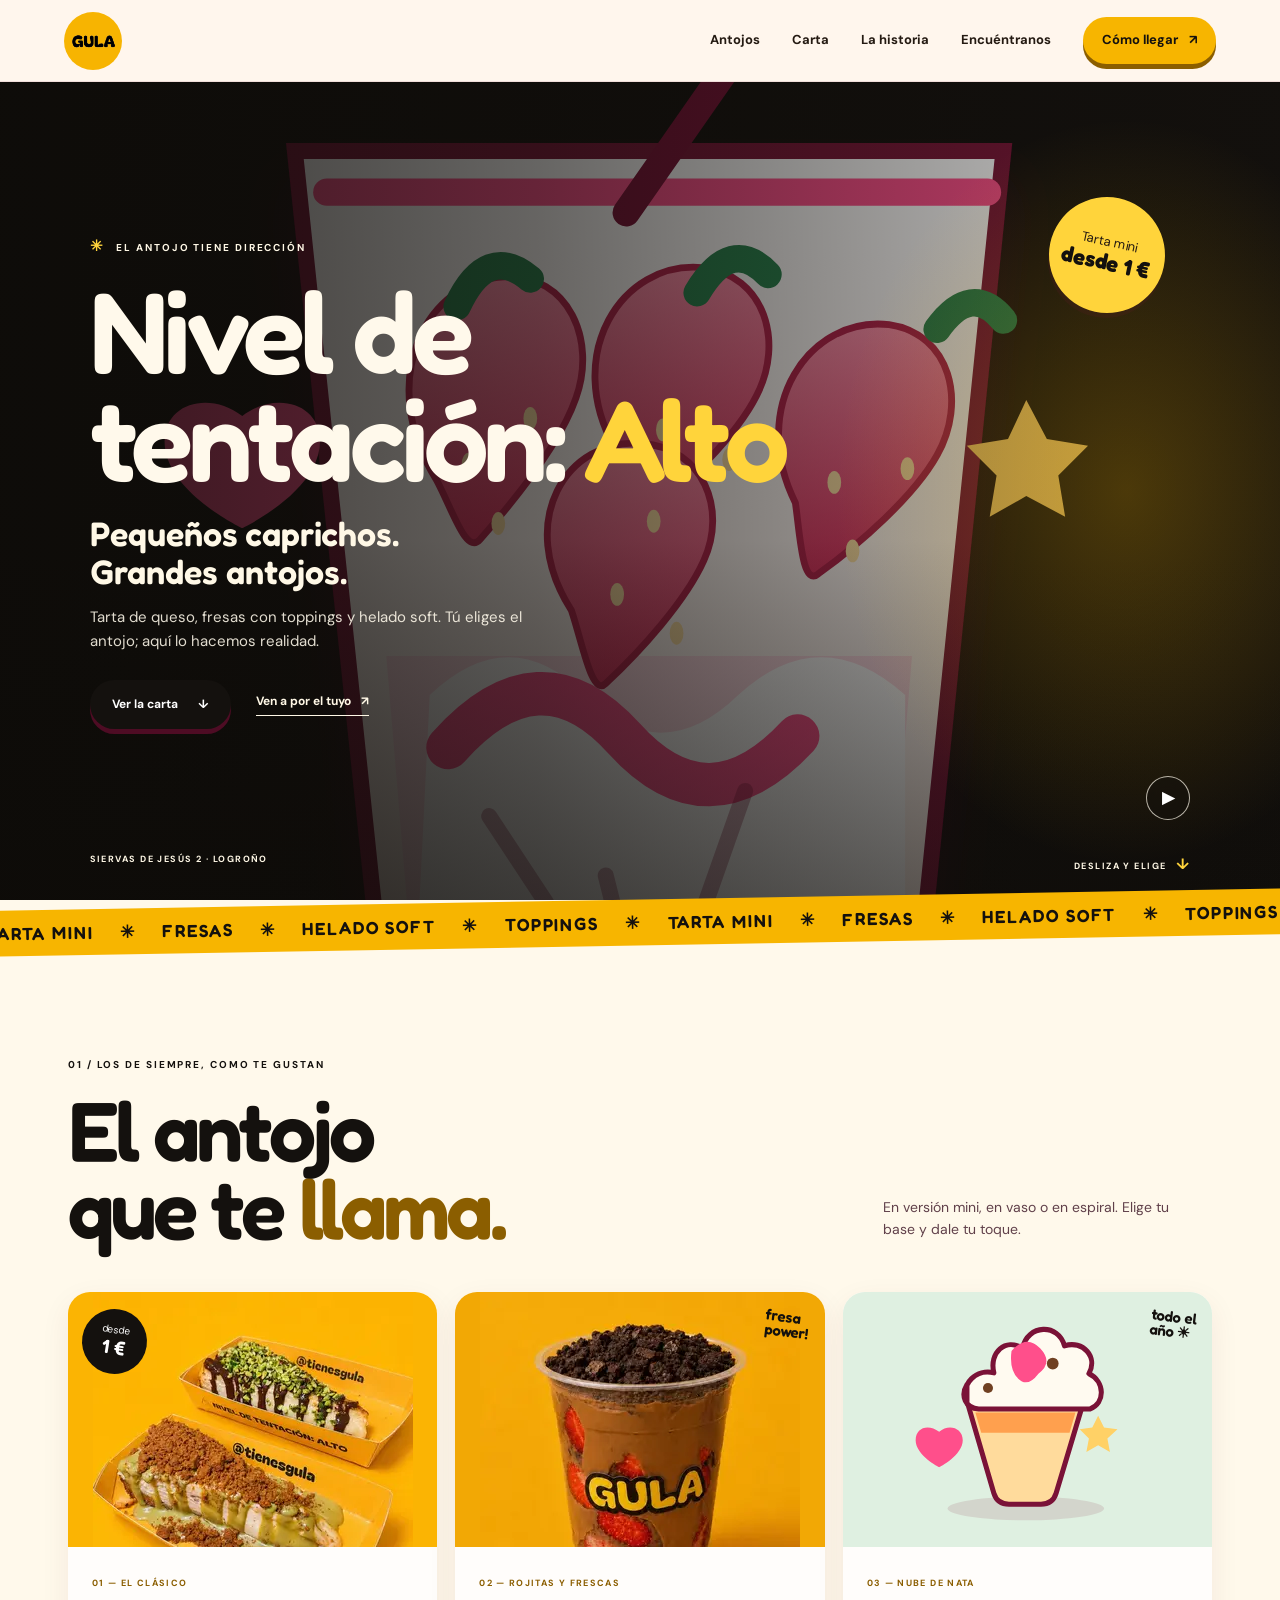
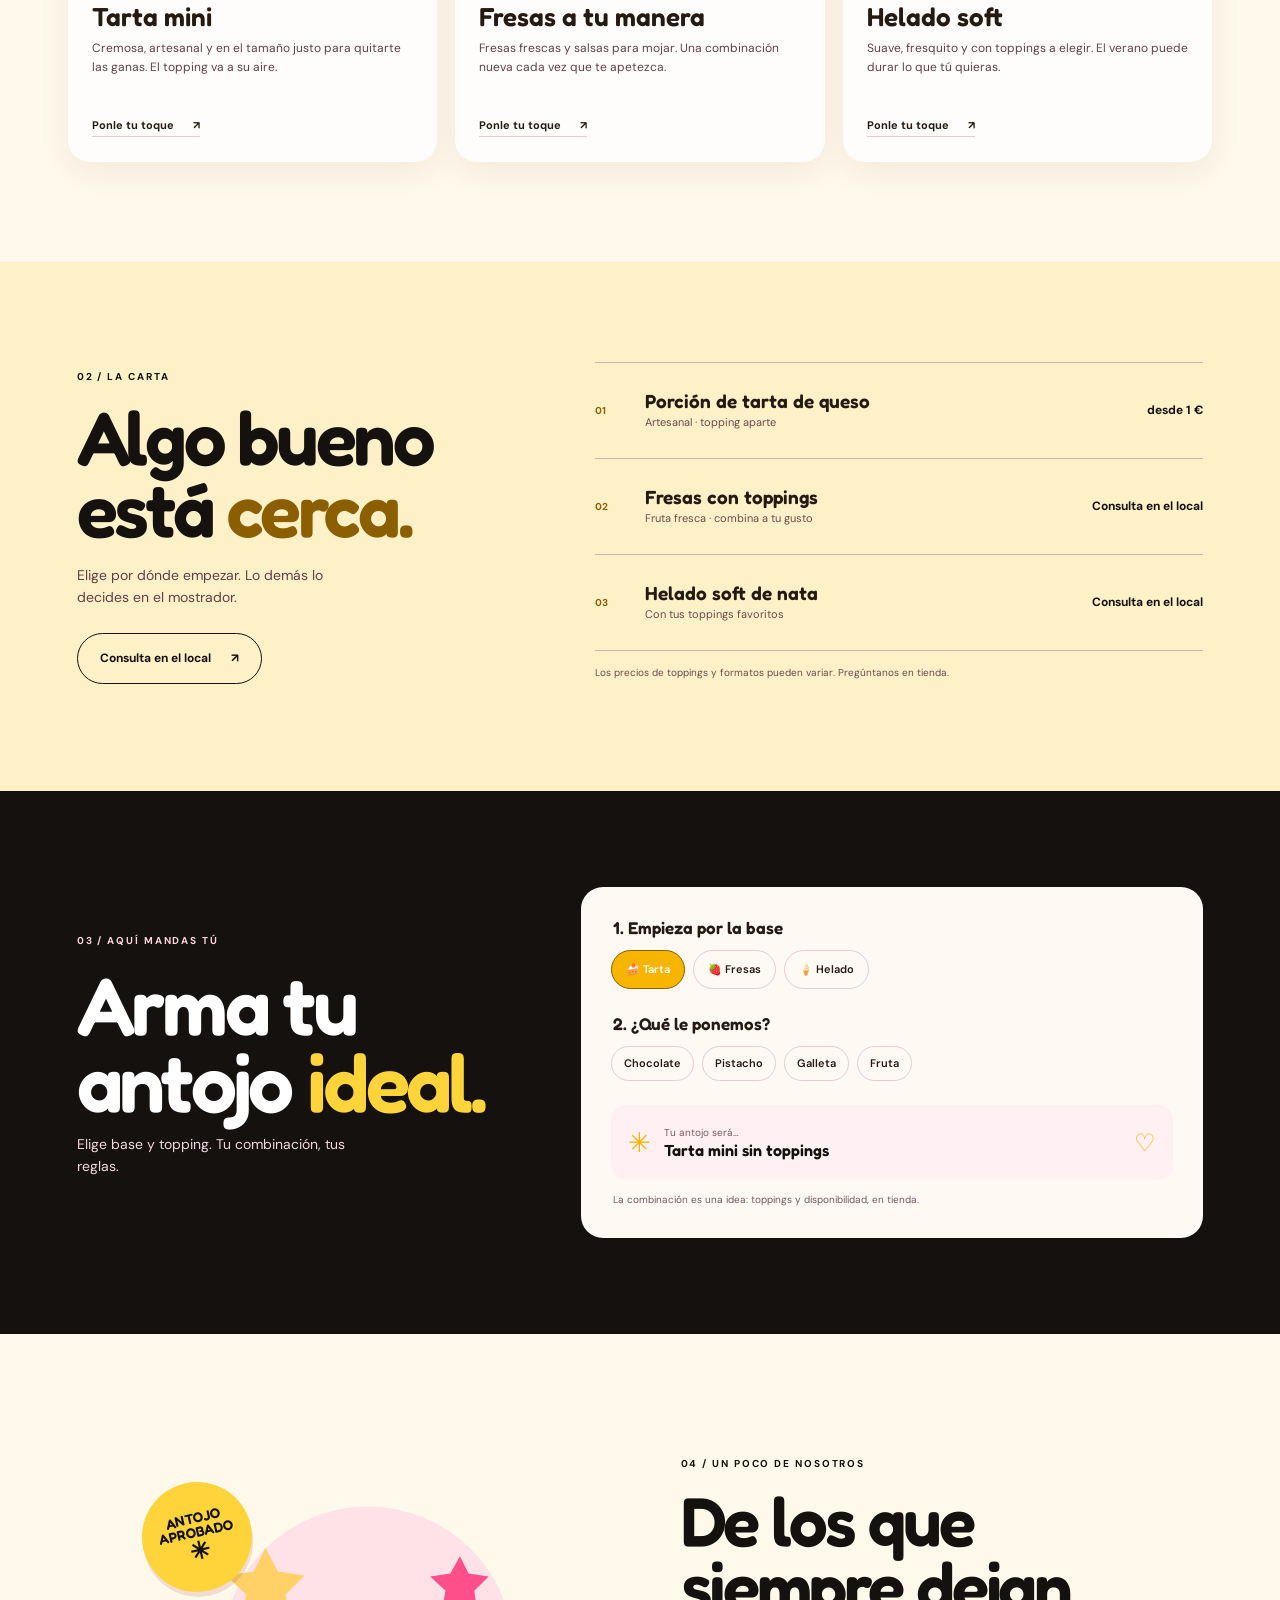
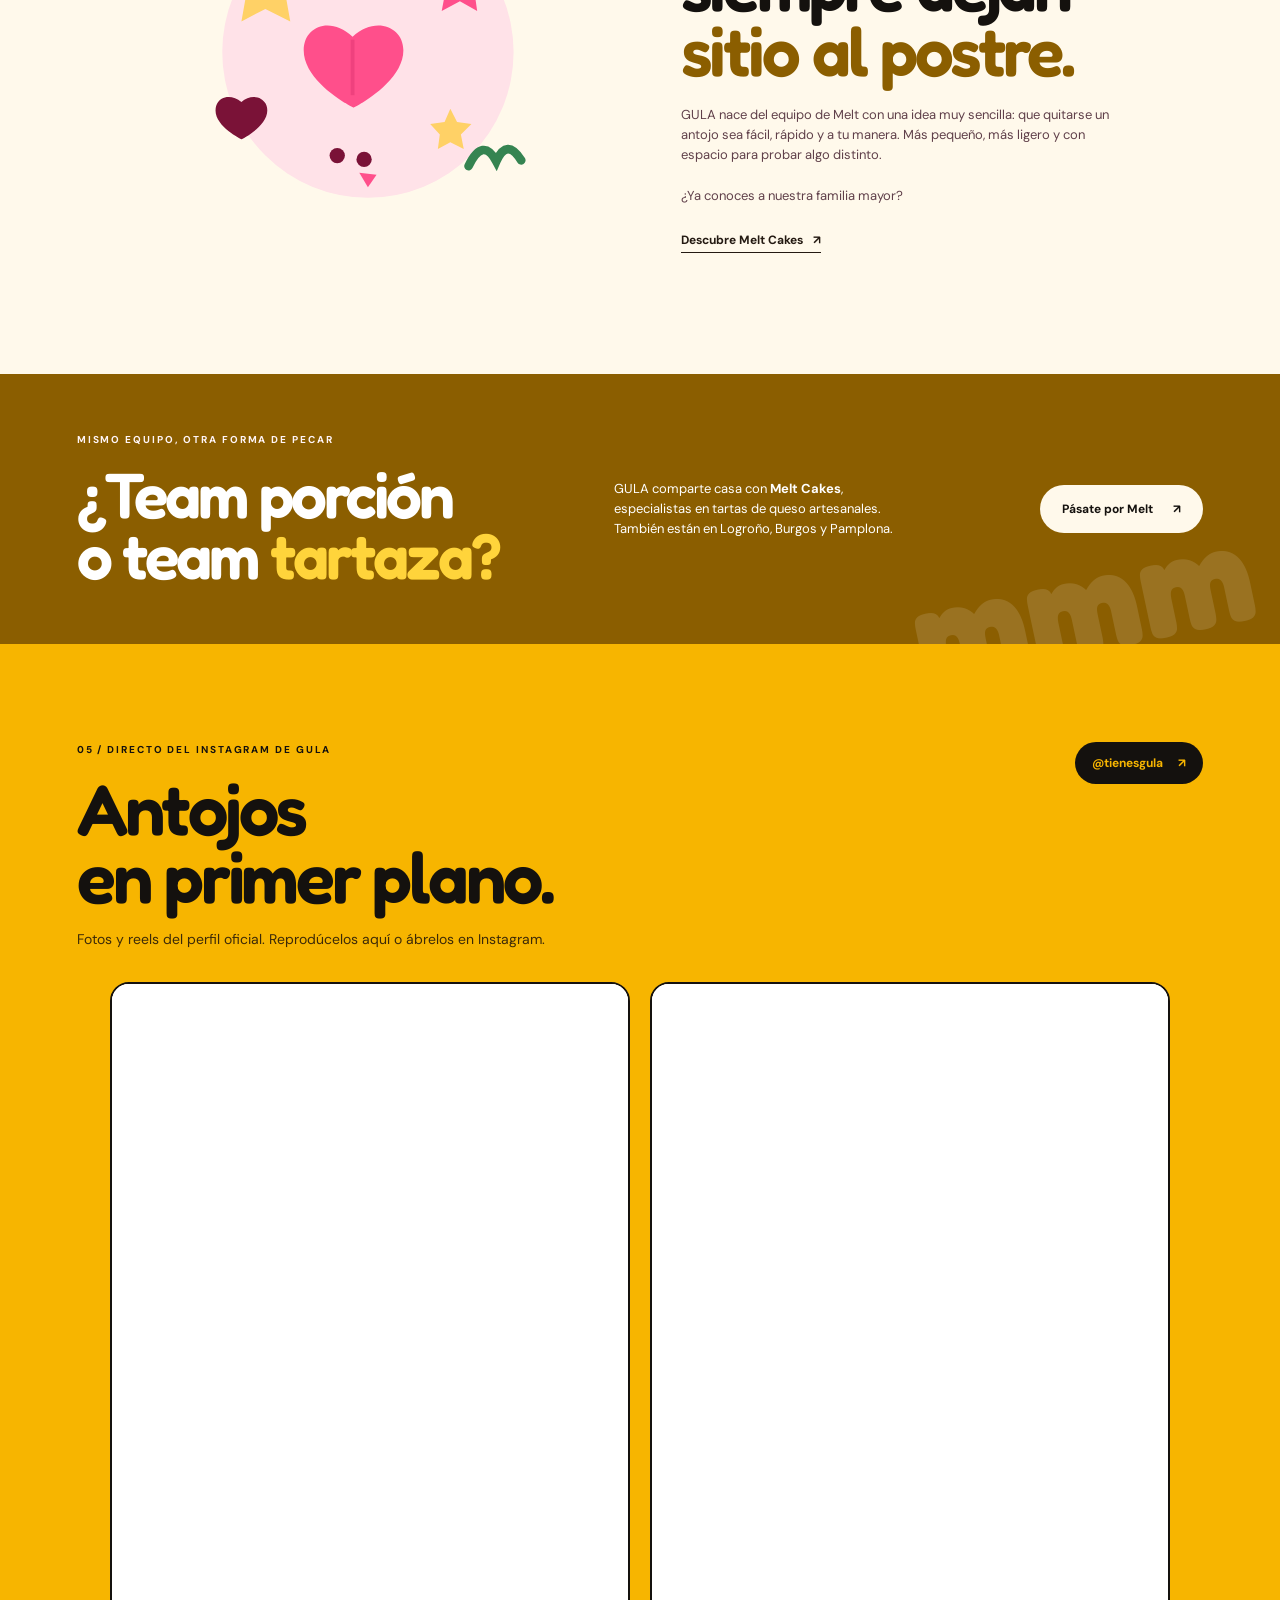
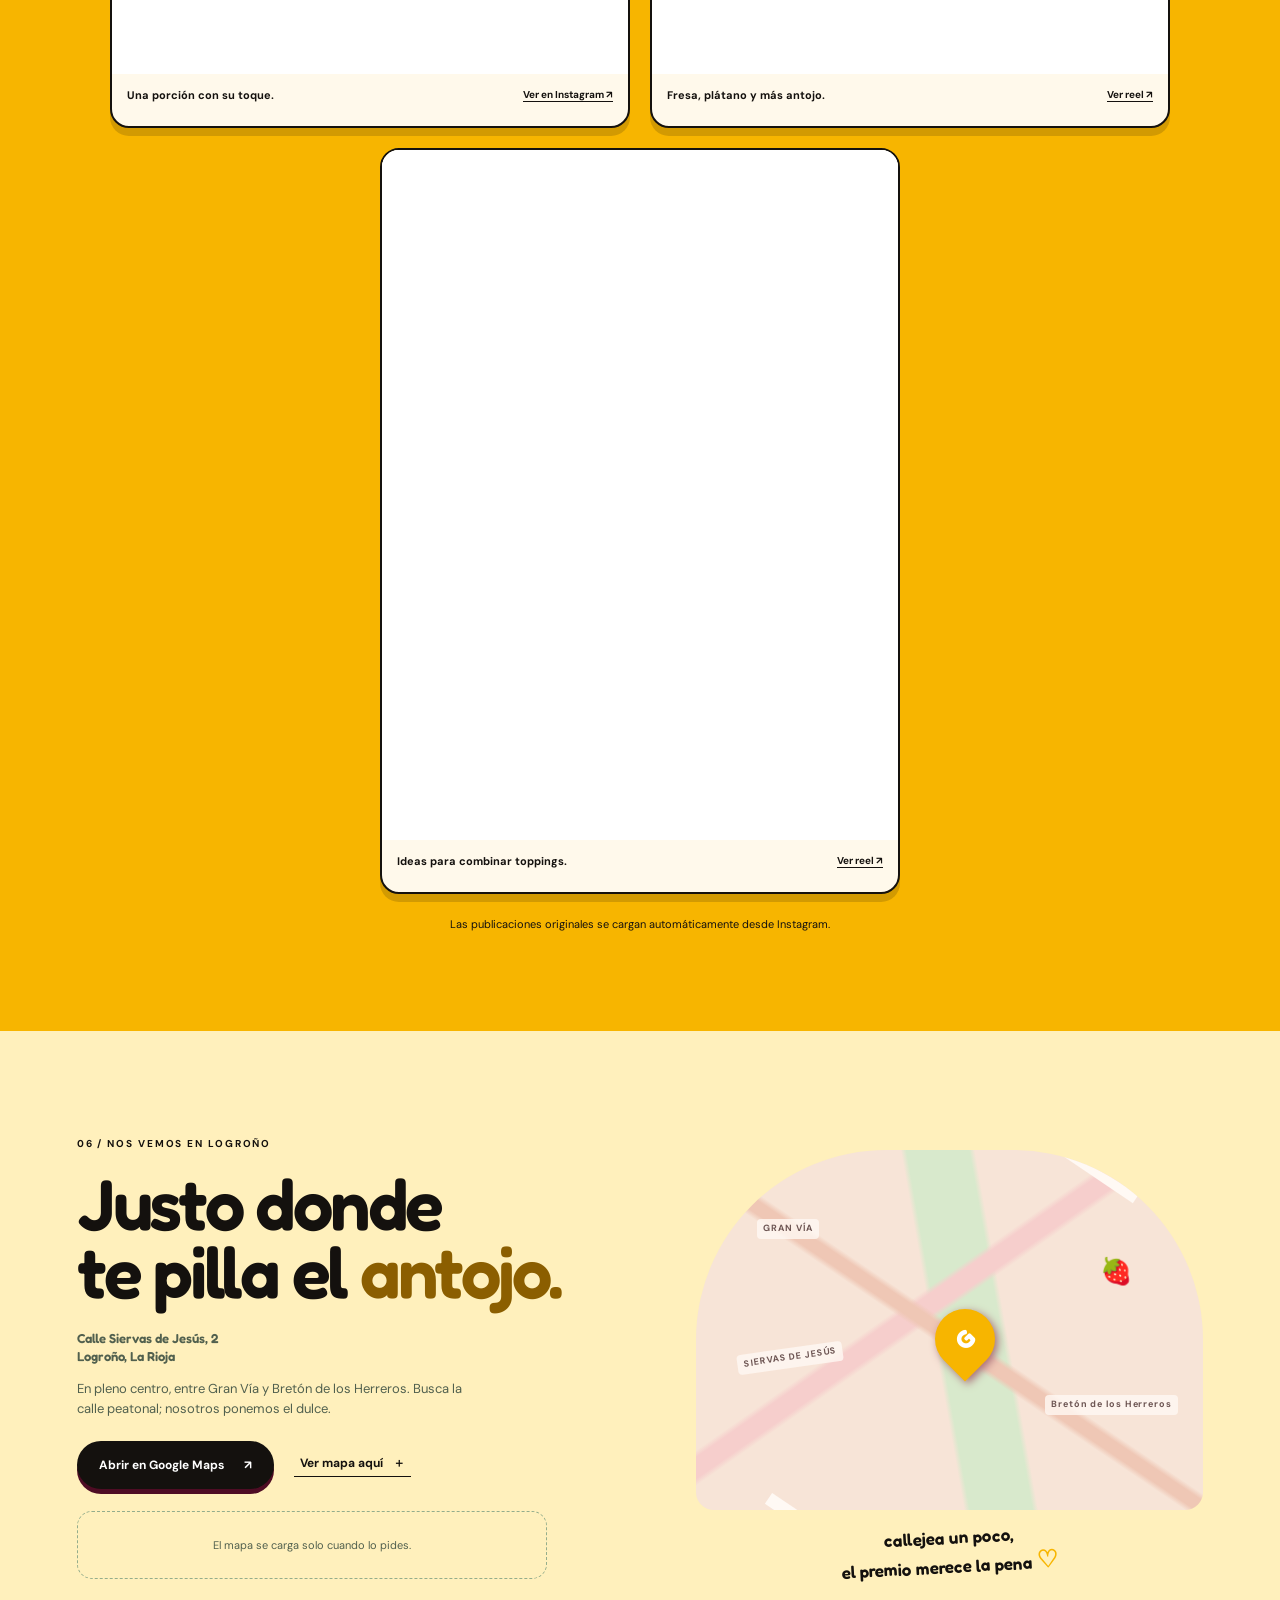
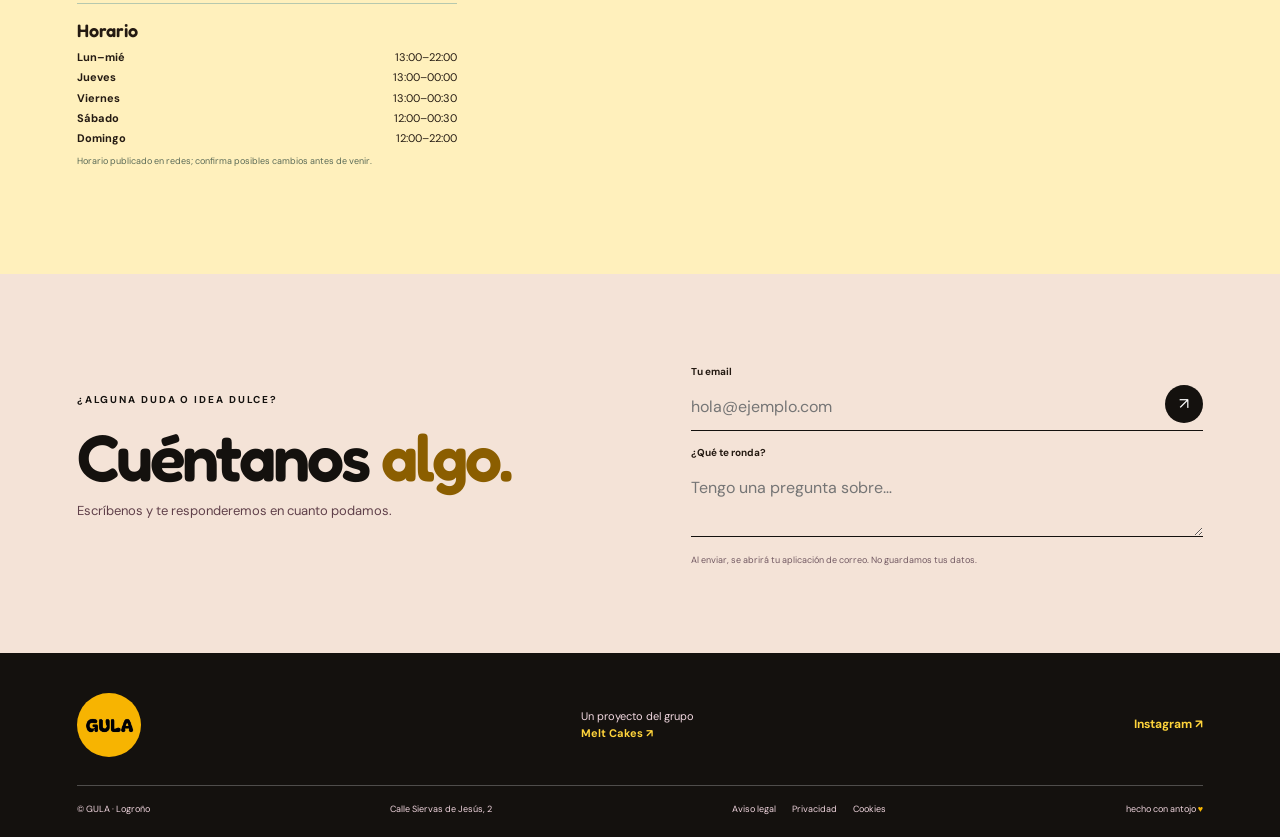
<file: index.html>
<!doctype html>
<html lang="es">
<head>
  <meta charset="utf-8">
  <meta name="viewport" content="width=device-width, initial-scale=1">
  <meta name="theme-color" content="#fff9eb">
  <meta name="description" content="¿Antojo? Aquí. Tartas de queso, fresas con toppings y helado soft en GULA, calle Siervas de Jesús 2, Logroño.">
  <meta property="og:type" content="website"><meta property="og:title" content="GULA · Pequeños caprichos, grandes antojos"><meta property="og:description" content="Tartas, fresas y helado soft en el centro de Logroño.">
  <meta name="twitter:card" content="summary_large_image">
  <title>GULA Logroño · Pequeños caprichos, grandes antojos</title>
  <link rel="icon" href="assets/icons/gula-logo.jpg" type="image/jpeg">
  <link rel="stylesheet" href="css/styles.css?v=20261004-fade">
  <script type="application/ld+json">{"@context":"https://schema.org","@type":"IceCreamShop","name":"GULA","address":{"@type":"PostalAddress","streetAddress":"Calle Siervas de Jesús, 2","addressLocality":"Logroño","addressRegion":"La Rioja","addressCountry":"ES"},"sameAs":["https://www.instagram.com/tienesgula/"]}</script>
</head>
<body>
  <a class="skip-link" href="#contenido">Saltar al contenido</a>
  <header class="site-header">
    <a class="wordmark" href="#inicio" aria-label="GULA, inicio"><img src="assets/icons/gula-logo.jpg" width="58" height="58" alt=""></a>
    <button class="menu-toggle" aria-expanded="false" aria-controls="nav-principal"><span></span><span></span><span class="sr-only">Abrir menú</span></button>
    <nav id="nav-principal" class="main-nav" aria-label="Navegación principal"><a href="#antojos">Antojos</a><a href="#carta">Carta</a><a href="#historia">La historia</a><a href="#visitanos">Encuéntranos</a><a class="nav-cta" href="https://maps.google.com/?q=Calle+Siervas+de+Jesus+2+Logrono" target="_blank" rel="noopener">Cómo llegar <span aria-hidden="true">↗</span></a></nav>
  </header>
  <main id="contenido">
    <section class="hero hero-video-hero" id="inicio">
      <video class="hero-video" aria-hidden="true" autoplay muted loop playsinline preload="metadata" poster="assets/img/hero-fresas.svg"><source src="ssstik.io_1791044665269.mp4" type="video/mp4"></video>
      <div class="hero-video-scrim" aria-hidden="true"></div>
      <div class="hero-copy"><p class="eyebrow"><span class="sparkle">✳</span> EL ANTOJO TIENE DIRECCIÓN</p><h1>Nivel de<br>tentación: <em>Alto</em></h1><p class="hero-lede">Pequeños caprichos.<br>Grandes antojos.</p><p class="hero-intro">Tarta de queso, fresas con toppings y helado soft. Tú eliges el antojo; aquí lo hacemos realidad.</p><div class="hero-actions"><a class="button button-dark" href="#carta">Ver la carta <span>↓</span></a><a class="text-link" href="#visitanos">Ven a por el tuyo <span>↗</span></a></div></div>
      <span class="hero-sticker">Tarta mini<br><b>desde 1 €</b></span>
      <button class="hero-video-toggle" type="button" data-video-toggle aria-label="Pausar el vídeo de portada">Ⅱ</button>
      <div class="hero-bottom"><span>SIERVAS DE JESÚS 2 · LOGROÑO</span><span>DESLIZA Y ELIGE <b>↓</b></span></div>
    </section>
    <div class="ticker" aria-label="Tartas, fresas, helado soft, antojos"><div class="ticker-track" aria-hidden="true">TARTA MINI <i>✳</i> FRESAS <i>✳</i> HELADO SOFT <i>✳</i> TOPPINGS <i>✳</i> TARTA MINI <i>✳</i> FRESAS <i>✳</i> HELADO SOFT <i>✳</i> TOPPINGS <i>✳</i></div></div>
    <section class="section cravings" id="antojos"><div class="section-head"><p class="eyebrow">01 / LOS DE SIEMPRE, COMO TE GUSTAN</p><h2>El antojo<br>que te <em>llama.</em></h2><p>En versión mini, en vaso o en espiral. Elige tu base y dale tu toque.</p></div>
      <div class="craving-grid">
        <article class="craving-card card-cheese"><div class="card-art"><img src="assets/img/tarta-mini-gula.webp" width="320" height="320" loading="lazy" alt="Tartas de queso con toppings de pistacho y chocolate, servidas en bandejas amarillas"><span class="price-badge">desde<br><b>1 €</b></span></div><div class="card-copy"><span class="card-index">01 — EL CLÁSICO</span><h3>Tarta mini</h3><p>Cremosa, artesanal y en el tamaño justo para quitarte las ganas. El topping va a su aire.</p><a href="#personaliza">Ponle tu toque <span>↗</span></a></div></article>
        <article class="craving-card card-strawberry"><div class="card-art"><img src="assets/img/fresas-gula.webp" width="320" height="320" loading="lazy" alt="Vaso de GULA con fresas, crema y galleta triturada"><span class="art-note">fresa<br>power!</span></div><div class="card-copy"><span class="card-index">02 — ROJITAS Y FRESCAS</span><h3>Fresas a tu manera</h3><p>Fresas frescas y salsas para mojar. Una combinación nueva cada vez que te apetezca.</p><a href="#personaliza">Ponle tu toque <span>↗</span></a></div></article>
        <article class="craving-card card-soft"><div class="card-art"><img src="assets/img/helado-soft.svg" width="360" height="280" loading="lazy" alt="Ilustración de helado soft de nata con topping de chocolate"><span class="art-note">todo el<br>año ☀</span></div><div class="card-copy"><span class="card-index">03 — NUBE DE NATA</span><h3>Helado soft</h3><p>Suave, fresquito y con toppings a elegir. El verano puede durar lo que tú quieras.</p><a href="#personaliza">Ponle tu toque <span>↗</span></a></div></article>
      </div>
    </section>
    <section class="menu-section" id="carta"><div class="menu-intro"><p class="eyebrow">02 / LA CARTA</p><h2>Algo bueno<br>está <em>cerca.</em></h2><p>Elige por dónde empezar. Lo demás lo decides en el mostrador.</p><a class="button button-outline" href="#visitanos">Consulta en el local <span>↗</span></a></div><div class="menu-list" role="list"><article class="menu-row" role="listitem"><span class="menu-number">01</span><div><h3>Porción de tarta de queso</h3><p>Artesanal · topping aparte</p></div><strong>desde 1 €</strong></article><article class="menu-row" role="listitem"><span class="menu-number">02</span><div><h3>Fresas con toppings</h3><p>Fruta fresca · combina a tu gusto</p></div><strong>Consulta en el local</strong></article><article class="menu-row" role="listitem"><span class="menu-number">03</span><div><h3>Helado soft de nata</h3><p>Con tus toppings favoritos</p></div><strong>Consulta en el local</strong></article><p class="menu-footnote">Los precios de toppings y formatos pueden variar. Pregúntanos en tienda.</p></div></section>
    <section class="build-section" id="personaliza"><div class="build-copy"><p class="eyebrow">03 / AQUÍ MANDAS TÚ</p><h2>Arma tu<br>antojo <em>ideal.</em></h2><p>Elige base y topping. Tu combinación, tus reglas.</p></div><div class="builder"><fieldset><legend>1. Empieza por la base</legend><div class="choice-row"><label><input type="radio" name="base" value="Tarta mini" checked><span>🍰 Tarta</span></label><label><input type="radio" name="base" value="Fresas"><span>🍓 Fresas</span></label><label><input type="radio" name="base" value="Helado soft"><span>🍦 Helado</span></label></div></fieldset><fieldset><legend>2. ¿Qué le ponemos?</legend><div class="choice-row toppings"><label><input type="checkbox" value="Chocolate"><span>Chocolate</span></label><label><input type="checkbox" value="Pistacho"><span>Pistacho</span></label><label><input type="checkbox" value="Galleta"><span>Galleta</span></label><label><input type="checkbox" value="Fruta"><span>Fruta</span></label></div></fieldset><div class="order-preview" aria-live="polite"><span class="preview-icon">✳</span><p>Tu antojo será…<strong id="order-summary">Tarta mini con chocolate, pistacho, galleta y fruta</strong></p><span class="preview-heart">♡</span></div><small>La combinación es una idea: toppings y disponibilidad, en tienda.</small></div></section>
    <section class="story-section" id="historia"><div class="story-visual"><div class="story-stamp">ANTOJO<br>APROBADO<br><span>✳</span></div><img src="assets/img/estrellas.svg" width="480" height="420" loading="lazy" alt="Ilustración decorativa con estrellas, fresas y un corazón"></div><div class="story-copy"><p class="eyebrow">04 / UN POCO DE NOSOTROS</p><h2>De los que<br>siempre dejan<br><em>sitio al postre.</em></h2><p>GULA nace del equipo de Melt con una idea muy sencilla: que quitarse un antojo sea fácil, rápido y a tu manera. Más pequeño, más ligero y con espacio para probar algo distinto.</p><p>¿Ya conoces a nuestra familia mayor?</p><a class="text-link" href="https://meltcakes.com/" target="_blank" rel="noopener">Descubre Melt Cakes <span>↗</span></a></div></section>
    <section class="melt-band"><div><p class="eyebrow">MISMO EQUIPO, OTRA FORMA DE PECAR</p><h2>¿Team porción<br>o team <em>tartaza?</em></h2></div><p>GULA comparte casa con <b>Melt Cakes</b>, especialistas en tartas de queso artesanales. También están en Logroño, Burgos y Pamplona.</p><a class="button button-light" href="https://meltcakes.com/" target="_blank" rel="noopener">Pásate por Melt <span>↗</span></a><span class="band-scribble" aria-hidden="true">mmm</span></section>
    <section class="social-section" id="instagram"><div class="social-heading"><div><p class="eyebrow">05 / DIRECTO DEL INSTAGRAM DE GULA</p><h2>Antojos<br>en <em>primer plano.</em></h2><p class="social-lede">Fotos y reels del perfil oficial. Reprodúcelos aquí o ábrelos en Instagram.</p></div><a href="https://www.instagram.com/tienesgula/" target="_blank" rel="noopener" class="insta-link">@tienesgula <span>↗</span></a></div><div class="social-grid">
      <article class="social-post"><div class="social-embed-shell"><div class="embed-placeholder"><img src="assets/img/tarta-mini.svg" width="190" height="190" loading="lazy" alt=""><span class="post-category">TARTA + TOPPINGS</span><a href="https://www.instagram.com/p/DdvxVwnjJTq/" target="_blank" rel="noopener">Abrir publicación ↗</a></div><iframe data-instagram-src="https://www.instagram.com/p/DdvxVwnjJTq/embed/" title="Publicación de GULA con tarta de queso y toppings" loading="lazy" scrolling="no" allowtransparency="true" allowfullscreen></iframe></div><p class="post-caption">Una porción con su toque. <a href="https://www.instagram.com/p/DdvxVwnjJTq/" target="_blank" rel="noopener">Ver en Instagram ↗</a></p></article>
      <article class="social-post"><div class="social-embed-shell"><div class="embed-placeholder"><img src="assets/img/vaso-fresas.svg" width="190" height="190" loading="lazy" alt=""><span class="post-category">FRUTA FRESCA</span><a href="https://www.instagram.com/reel/Dc3H123MTj9/" target="_blank" rel="noopener">Abrir reel ↗</a></div><iframe data-instagram-src="https://www.instagram.com/reel/Dc3H123MTj9/embed/" title="Reel de GULA con fruta fresca y toppings" loading="lazy" scrolling="no" allowtransparency="true" allowfullscreen></iframe></div><p class="post-caption">Fresa, plátano y más antojo. <a href="https://www.instagram.com/reel/Dc3H123MTj9/" target="_blank" rel="noopener">Ver reel ↗</a></p></article>
      <article class="social-post"><div class="social-embed-shell"><div class="embed-placeholder"><img src="assets/img/helado-soft.svg" width="190" height="190" loading="lazy" alt=""><span class="post-category">AÇAÍ A TU GUSTO</span><a href="https://www.instagram.com/reel/DclUjlmML1Z/" target="_blank" rel="noopener">Abrir reel ↗</a></div><iframe data-instagram-src="https://www.instagram.com/reel/DclUjlmML1Z/embed/" title="Reel de GULA sobre açaí y toppings" loading="lazy" scrolling="no" allowtransparency="true" allowfullscreen></iframe></div><p class="post-caption">Ideas para combinar toppings. <a href="https://www.instagram.com/reel/DclUjlmML1Z/" target="_blank" rel="noopener">Ver reel ↗</a></p></article>
    </div><p class="social-note">Las publicaciones originales se cargan automáticamente desde Instagram.</p></section>
    <section class="visit-section" id="visitanos"><div class="visit-copy"><p class="eyebrow">06 / NOS VEMOS EN LOGROÑO</p><h2>Justo donde<br>te pilla el <em>antojo.</em></h2><p class="address">Calle Siervas de Jesús, 2<br>Logroño, La Rioja</p><p>En pleno centro, entre Gran Vía y Bretón de los Herreros. Busca la calle peatonal; nosotros ponemos el dulce.</p><div class="visit-actions"><a class="button button-dark" href="https://maps.google.com/?q=Calle+Siervas+de+Jesus+2,+Logrono" target="_blank" rel="noopener">Abrir en Google Maps <span>↗</span></a><button id="load-map" class="text-link map-button" type="button">Ver mapa aquí <span>＋</span></button></div><div id="map-slot" class="map-slot" aria-live="polite"><p>El mapa se carga solo cuando lo pides.</p></div><div class="hours"><h3>Horario</h3><p><b>Lun–mié</b><span>13:00–22:00</span></p><p><b>Jueves</b><span>13:00–00:00</span></p><p><b>Viernes</b><span>13:00–00:30</span></p><p><b>Sábado</b><span>12:00–00:30</span></p><p><b>Domingo</b><span>12:00–22:00</span></p><small>Horario publicado en redes; confirma posibles cambios antes de venir.</small></div></div><div class="visit-art"><div class="map-illustration"><span class="map-path"></span><span class="map-pin">G</span><span class="map-label label-one">GRAN VÍA</span><span class="map-label label-two">Bretón de los Herreros</span><span class="map-label label-three">SIERVAS DE JESÚS</span><span class="map-cup">🍓</span></div><p>callejea un poco,<br>el premio merece la pena <span>♡</span></p></div></section>
    <section class="contact-section" id="contacto"><div><p class="eyebrow">¿ALGUNA DUDA O IDEA DULCE?</p><h2>Cuéntanos <em>algo.</em></h2><p>Escríbenos y te responderemos en cuanto podamos.</p></div><form id="contact-form"><label for="email">Tu email</label><div class="email-row"><input id="email" name="email" type="email" placeholder="hola@ejemplo.com" required autocomplete="email"><button type="submit" aria-label="Preparar email">↗</button></div><label for="message">¿Qué te ronda?</label><textarea id="message" name="message" rows="2" placeholder="Tengo una pregunta sobre…" required></textarea><p class="form-note">Al enviar, se abrirá tu aplicación de correo. No guardamos tus datos.</p><p id="form-status" class="form-status" aria-live="polite"></p></form></section>
  </main>
  <footer class="site-footer"><div class="footer-top"><a class="wordmark footer-wordmark" href="#inicio" aria-label="GULA, inicio"><img src="assets/icons/gula-logo.jpg" width="64" height="64" alt=""></a><p>Un proyecto del grupo<br><a href="https://meltcakes.com/" target="_blank" rel="noopener">Melt Cakes ↗</a></p><a class="footer-insta" href="https://www.instagram.com/tienesgula/" target="_blank" rel="noopener">Instagram ↗</a></div><div class="footer-bottom"><span>© GULA · Logroño</span><span>Calle Siervas de Jesús, 2</span><nav aria-label="Información legal"><a href="aviso-legal.html">Aviso legal</a><a href="privacidad.html">Privacidad</a><a href="cookies.html">Cookies</a></nav><span class="footer-made">hecho con antojo <b>♥</b></span></div></footer>
  <script src="js/main.js?v=20261004-auto-instagram" defer></script>
</body></html>
</file>
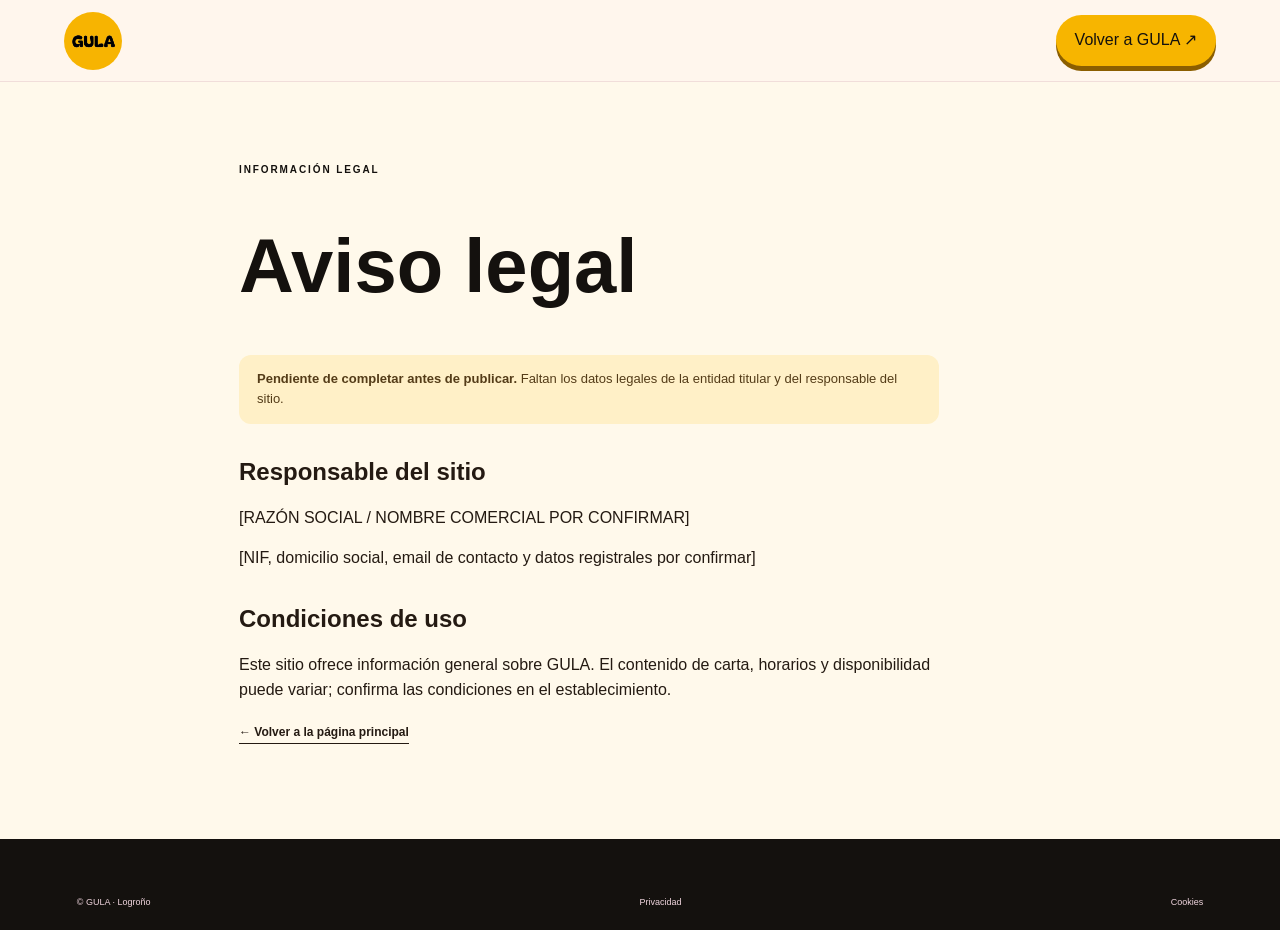
<file: aviso-legal.html>
<!doctype html><html lang="es"><head><meta charset="utf-8"><meta name="viewport" content="width=device-width,initial-scale=1"><meta name="theme-color" content="#fff9eb"><title>Aviso legal · GULA</title><link rel="icon" href="assets/icons/gula-logo.jpg" type="image/jpeg"><link rel="stylesheet" href="css/styles.css"></head><body><header class="site-header"><a class="wordmark" href="index.html" aria-label="GULA"><img src="assets/icons/gula-logo.jpg" width="58" height="58" alt=""></a><a class="nav-cta" href="index.html">Volver a GULA ↗</a></header><main class="legal-main"><p class="eyebrow">INFORMACIÓN LEGAL</p><h1>Aviso legal</h1><p class="pending"><b>Pendiente de completar antes de publicar.</b> Faltan los datos legales de la entidad titular y del responsable del sitio.</p><h2>Responsable del sitio</h2><p>[RAZÓN SOCIAL / NOMBRE COMERCIAL POR CONFIRMAR]</p><p>[NIF, domicilio social, email de contacto y datos registrales por confirmar]</p><h2>Condiciones de uso</h2><p>Este sitio ofrece información general sobre GULA. El contenido de carta, horarios y disponibilidad puede variar; confirma las condiciones en el establecimiento.</p><p><a class="text-link" href="index.html">← Volver a la página principal</a></p></main><footer class="site-footer"><div class="footer-bottom"><span>© GULA · Logroño</span><a href="privacidad.html">Privacidad</a><a href="cookies.html">Cookies</a></div></footer></body></html>
</file>
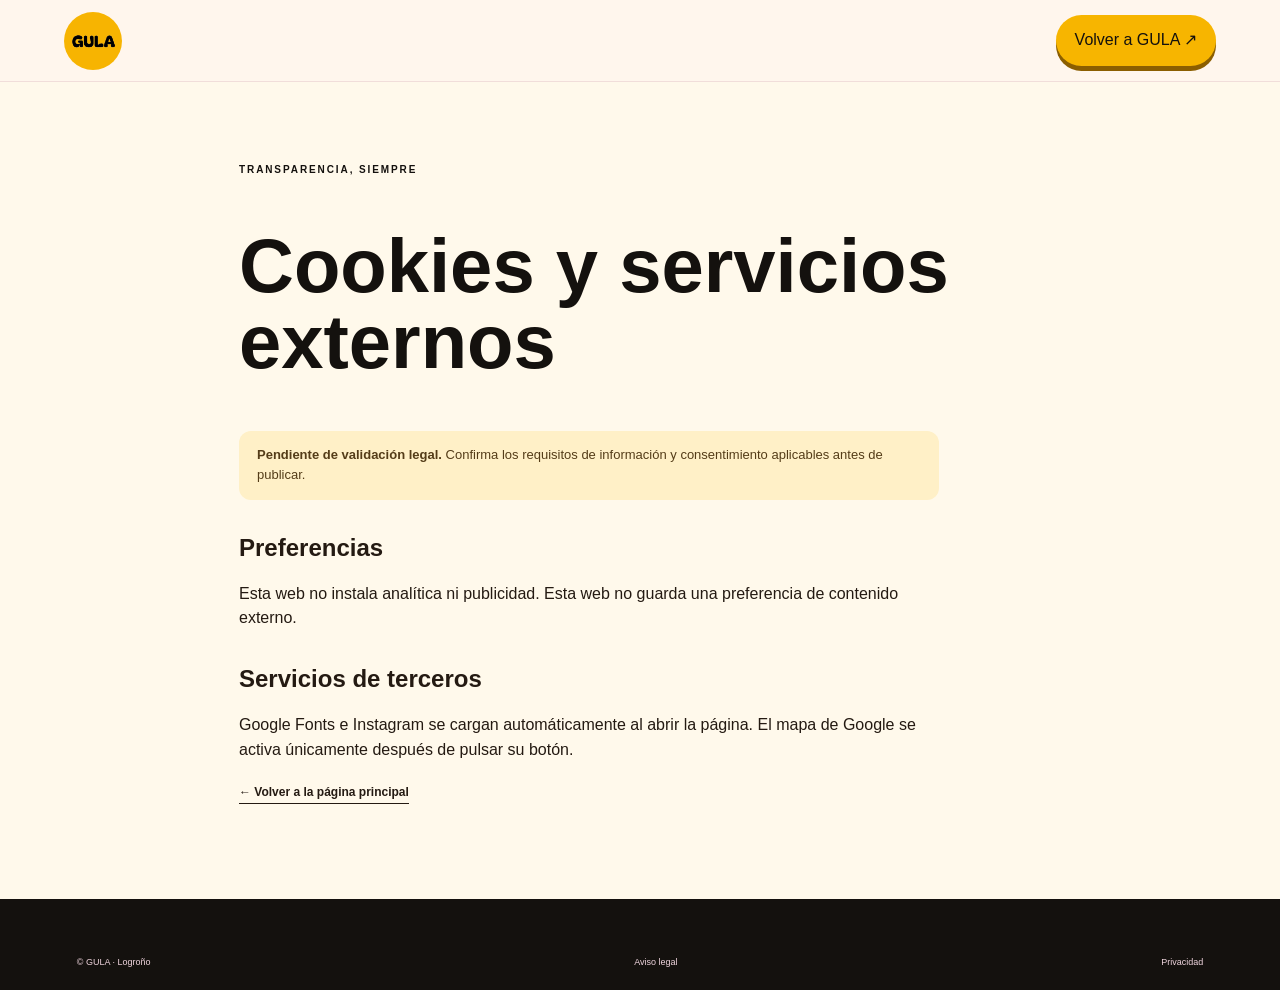
<file: cookies.html>
<!doctype html><html lang="es"><head><meta charset="utf-8"><meta name="viewport" content="width=device-width,initial-scale=1"><meta name="theme-color" content="#fff9eb"><title>Cookies y servicios externos · GULA</title><link rel="icon" href="assets/icons/gula-logo.jpg" type="image/jpeg"><link rel="stylesheet" href="css/styles.css"></head><body><header class="site-header"><a class="wordmark" href="index.html" aria-label="GULA"><img src="assets/icons/gula-logo.jpg" width="58" height="58" alt=""></a><a class="nav-cta" href="index.html">Volver a GULA ↗</a></header><main class="legal-main"><p class="eyebrow">TRANSPARENCIA, SIEMPRE</p><h1>Cookies y servicios externos</h1><p class="pending"><b>Pendiente de validación legal.</b> Confirma los requisitos de información y consentimiento aplicables antes de publicar.</p><h2>Preferencias</h2><p>Esta web no instala analítica ni publicidad. Esta web no guarda una preferencia de contenido externo.</p><h2>Servicios de terceros</h2><p>Google Fonts e Instagram se cargan automáticamente al abrir la página. El mapa de Google se activa únicamente después de pulsar su botón.</p><p><a class="text-link" href="index.html">← Volver a la página principal</a></p></main><footer class="site-footer"><div class="footer-bottom"><span>© GULA · Logroño</span><a href="aviso-legal.html">Aviso legal</a><a href="privacidad.html">Privacidad</a></div></footer></body></html>
</file>
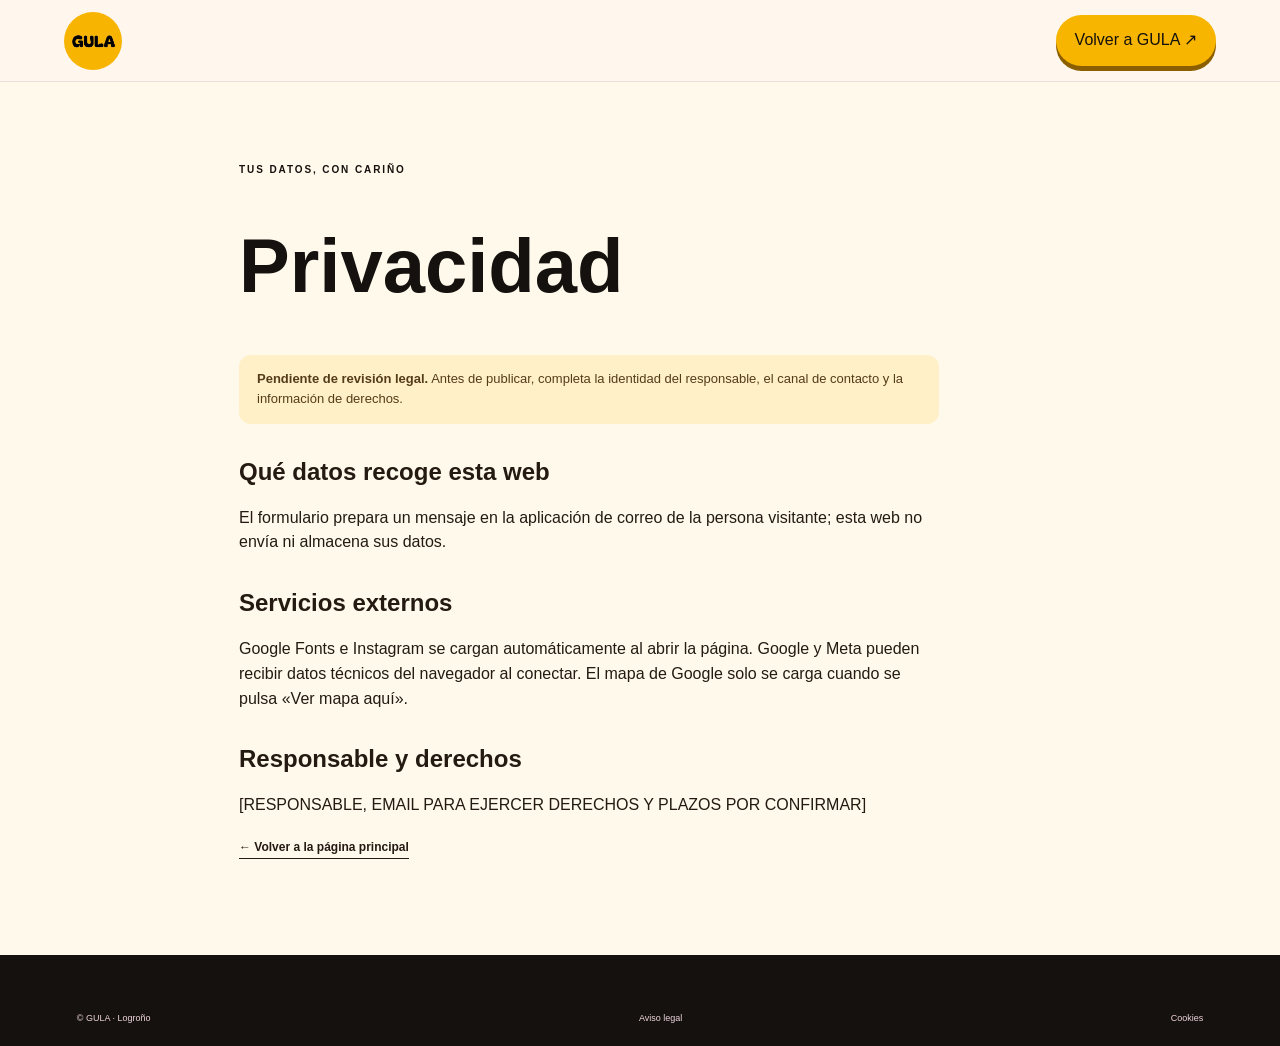
<file: privacidad.html>
<!doctype html><html lang="es"><head><meta charset="utf-8"><meta name="viewport" content="width=device-width,initial-scale=1"><meta name="theme-color" content="#fff9eb"><title>Privacidad · GULA</title><link rel="icon" href="assets/icons/gula-logo.jpg" type="image/jpeg"><link rel="stylesheet" href="css/styles.css"></head><body><header class="site-header"><a class="wordmark" href="index.html" aria-label="GULA"><img src="assets/icons/gula-logo.jpg" width="58" height="58" alt=""></a><a class="nav-cta" href="index.html">Volver a GULA ↗</a></header><main class="legal-main"><p class="eyebrow">TUS DATOS, CON CARIÑO</p><h1>Privacidad</h1><p class="pending"><b>Pendiente de revisión legal.</b> Antes de publicar, completa la identidad del responsable, el canal de contacto y la información de derechos.</p><h2>Qué datos recoge esta web</h2><p>El formulario prepara un mensaje en la aplicación de correo de la persona visitante; esta web no envía ni almacena sus datos.</p><h2>Servicios externos</h2><p>Google Fonts e Instagram se cargan automáticamente al abrir la página. Google y Meta pueden recibir datos técnicos del navegador al conectar. El mapa de Google solo se carga cuando se pulsa «Ver mapa aquí».</p><h2>Responsable y derechos</h2><p>[RESPONSABLE, EMAIL PARA EJERCER DERECHOS Y PLAZOS POR CONFIRMAR]</p><p><a class="text-link" href="index.html">← Volver a la página principal</a></p></main><footer class="site-footer"><div class="footer-bottom"><span>© GULA · Logroño</span><a href="aviso-legal.html">Aviso legal</a><a href="cookies.html">Cookies</a></div></footer></body></html>
</file>
<file: css/styles.css>
:root{--gula-primary:#f7b500;--gula-primary-dark:#8b5e00;--gula-cream:#fff9eb;--gula-berry:#14110e;--gula-accent:#ffd43b;--ink:#241a12;--white:#fffdfb;--mint:#d8f1dc;--lilac:#e9dafa;--font-display:'Fredoka',sans-serif;--font-body:'DM Sans',sans-serif;--page:1220px;--shadow:0 18px 46px rgba(93,24,48,.12)}
*{box-sizing:border-box}html{scroll-behavior:smooth;scroll-padding-top:90px;overflow-x:clip}body{margin:0;background:var(--gula-cream);color:var(--ink);font-family:var(--font-body);font-size:16px;line-height:1.55}img{display:block;max-width:100%}a{color:inherit;text-decoration:none}button,input,textarea{font:inherit}.sr-only{position:absolute;width:1px;height:1px;padding:0;margin:-1px;overflow:hidden;clip:rect(0,0,0,0);white-space:nowrap;border:0}.skip-link{position:absolute;left:12px;top:-80px;z-index:99;background:var(--gula-berry);color:white;padding:12px 16px;border-radius:8px}.skip-link:focus{top:12px}:focus-visible{outline:3px solid #154c3b;outline-offset:4px}.site-header{height:82px;padding:0 max(5vw,24px);display:flex;align-items:center;justify-content:space-between;background:rgba(255,246,238,.95);position:sticky;top:0;z-index:20;border-bottom:1px solid rgba(122,18,55,.1);backdrop-filter:blur(14px)}.wordmark{display:inline-flex;align-items:center;justify-content:center;width:58px;height:58px;flex:0 0 auto}.wordmark img{display:block;width:100%;height:100%;border-radius:50%}.main-nav{display:flex;align-items:center;gap:32px;font-size:13px;font-weight:700}.main-nav a:not(.nav-cta):hover,.text-link:hover,.card-copy>a:hover{color:var(--gula-primary-dark)}.nav-cta{background:var(--gula-primary);padding:13px 19px;border-radius:99px;color:var(--gula-berry);box-shadow:0 5px 0 var(--gula-primary-dark)}.nav-cta span{margin-left:8px}.menu-toggle{display:none}.hero{min-height:670px;max-width:var(--page);margin:auto;padding:75px 32px 58px;display:grid;grid-template-columns:1fr 1.05fr;align-items:center;position:relative;overflow:hidden}.hero-copy{padding:10px 0 35px 5vw;position:relative;z-index:1}.eyebrow{font-size:10px;font-weight:700;letter-spacing:.19em;color:var(--gula-berry);margin:0 0 18px}.sparkle{font-size:15px;color:var(--gula-primary);margin-right:8px}.hero h1,.section h2,.menu-intro h2,.build-copy h2,.story-copy h2,.melt-band h2,.social-heading h2,.visit-copy h2,.contact-section h2{font:600 clamp(48px,7vw,94px)/.94 var(--font-display);letter-spacing:-.045em;margin:0;color:var(--gula-berry)}h1 em,h2 em{font-style:normal;color:var(--gula-primary-dark)}.hero-lede{font:600 24px/1.12 var(--font-display);margin:22px 0 10px}.hero-intro{max-width:350px;color:#60404a;font-size:14px}.hero-actions{display:flex;align-items:center;gap:25px;margin-top:27px}.button{display:inline-flex;align-items:center;justify-content:center;gap:20px;border-radius:50px;padding:15px 22px;font-size:12px;font-weight:700;transition:transform .2s,box-shadow .2s}.button:hover{transform:translateY(-3px)}.button-dark{background:var(--gula-berry);color:white;box-shadow:0 5px 0 #4e0c24}.button-dark:hover{box-shadow:0 8px 0 #4e0c24}.text-link{font-size:12px;font-weight:700;border-bottom:1px solid currentColor;padding-bottom:4px}.text-link span{margin-left:7px}.hero-art{position:relative;min-height:510px;display:flex;align-items:center;justify-content:center}.hero-art img{position:relative;z-index:1;width:min(100%,495px);filter:drop-shadow(0 20px 22px rgba(112,38,53,.14));animation:float 5s ease-in-out infinite}.hero-orbit{width:min(42vw,410px);height:min(42vw,410px);border-radius:50%;background:var(--gula-primary);position:absolute;right:7%;top:8%;opacity:.16}.hero-sticker{position:absolute;z-index:2;top:15%;right:5%;width:108px;height:108px;border-radius:50%;background:var(--gula-accent);display:grid;align-content:center;text-align:center;transform:rotate(12deg);font-size:13px;line-height:1.1;box-shadow:0 5px 0 rgba(122,18,55,.12)}.hero-sticker b{font:700 22px var(--font-display);color:var(--gula-berry)}.hero-side-note{position:absolute;right:2%;bottom:17%;font:500 14px var(--font-display);color:var(--gula-berry);transform:rotate(-9deg)}.hero-bottom{position:absolute;bottom:24px;left:7%;right:7%;display:flex;justify-content:space-between;font-size:9px;letter-spacing:.16em;font-weight:700;color:var(--gula-berry)}.hero-bottom b{font-size:15px;margin-left:6px}.ticker{overflow:hidden;background:var(--gula-primary);color:var(--gula-berry);padding:12px 0;transform:rotate(-1deg) scale(1.02);white-space:nowrap}.ticker-track{font:600 17px var(--font-display);letter-spacing:.1em;width:max-content;animation:marquee 25s linear infinite}.ticker i{font-style:normal;color:var(--gula-berry);padding:0 20px}.section{max-width:var(--page);margin:auto;padding:112px 38px 100px}.section-head{display:grid;grid-template-columns:1fr 1fr;align-items:end;margin-bottom:44px}.section-head .eyebrow{grid-column:1/-1}.section-head h2{font-size:clamp(54px,7vw,84px)}.section-head>p:last-child{max-width:300px;font-size:14px;color:#60404a;justify-self:end;margin:0 5% 8px 0}.craving-grid{display:grid;grid-template-columns:repeat(3,1fr);gap:18px}.craving-card{border-radius:22px;overflow:hidden;background:var(--white);box-shadow:0 10px 30px rgba(93,24,48,.07);transition:transform .25s}.craving-card:hover{transform:translateY(-7px)}.card-art{height:255px;position:relative;display:grid;place-items:center;overflow:hidden}.card-art img{width:82%;height:95%;object-fit:contain;transition:transform .35s}.craving-card:hover .card-art img{transform:scale(1.05) rotate(-2deg)}.card-cheese .card-art{background:#ffe6ba}.card-strawberry .card-art{background:#ffdce7}.card-soft .card-art{background:#dff0e1}.price-badge{position:absolute;right:17px;top:17px;width:65px;height:65px;background:var(--gula-berry);color:#fff;border-radius:50%;display:grid;place-content:center;text-align:center;font-size:10px;line-height:1.05;transform:rotate(9deg)}.price-badge b{font:600 19px var(--font-display)}.art-note{position:absolute;right:15px;top:18px;font:600 15px/.98 var(--font-display);color:var(--gula-berry);transform:rotate(7deg)}.card-copy{padding:22px 24px 25px}.card-index{font-size:9px;font-weight:700;letter-spacing:.15em;color:var(--gula-primary-dark)}.card-copy h3{font:600 26px var(--font-display);margin:7px 0}.card-copy p{font-size:12px;color:#60404a;min-height:57px;margin:0 0 16px}.card-copy>a{font-size:11px;font-weight:700;border-bottom:1px solid #e8c9d1;padding-bottom:4px}.card-copy>a span{margin-left:16px}.menu-section{padding:100px max(calc((100vw - var(--page))/2 + 38px),6vw);background:#f4e3d7;display:grid;grid-template-columns:.8fr 1.2fr;gap:10%;align-items:center}.menu-intro h2{font-size:clamp(50px,6vw,76px)}.menu-intro>p:not(.eyebrow){font-size:14px;max-width:290px;margin:20px 0 25px;color:#60404a}.button-outline{border:1px solid var(--gula-berry);color:var(--gula-berry)}.menu-list{border-top:1px solid #cdb1ae}.menu-row{min-height:96px;border-bottom:1px solid #cdb1ae;display:grid;grid-template-columns:36px 1fr auto;gap:14px;align-items:center}.menu-number{font-size:10px;color:var(--gula-primary-dark);font-weight:700}.menu-row h3{font:600 19px var(--font-display);margin:0 0 2px}.menu-row p{margin:0;font-size:11px;color:#694b53}.menu-row strong{font-size:12px;color:var(--gula-berry)}.menu-footnote{font-size:10px;color:#694b53;margin-top:14px}.build-section{background:var(--gula-berry);color:white;padding:96px max(calc((100vw - var(--page))/2 + 38px),6vw);display:grid;grid-template-columns:.8fr 1.2fr;gap:8%;align-items:center}.build-section .eyebrow{color:#ffd4e1}.build-copy h2{color:white;font-size:clamp(56px,7vw,82px)}.build-copy h2 em{color:var(--gula-accent)}.build-copy>p:last-child{font-size:14px;color:#f4d8e1;max-width:280px}.builder{background:#fff9f4;color:var(--ink);padding:30px;border-radius:22px}.builder fieldset{padding:0;border:0;margin:0 0 24px}.builder legend{font:600 17px var(--font-display);margin-bottom:12px}.choice-row{display:flex;gap:8px;flex-wrap:wrap}.choice-row label{cursor:pointer}.choice-row input{position:absolute;opacity:0;pointer-events:none}.choice-row label span{display:block;border:1px solid #e6ccd3;padding:10px 14px;border-radius:50px;font-size:11px;font-weight:600;transition:all .2s}.choice-row input:checked+span{background:var(--gula-primary);color:#fff;border-color:var(--gula-primary-dark)}.choice-row input:focus-visible+span{outline:3px solid #154c3b;outline-offset:3px}.toppings label span{padding:8px 12px}.order-preview{display:flex;align-items:center;gap:13px;padding:17px;background:#fff0f3;border-radius:15px;margin-top:20px}.preview-icon{font-size:27px;color:var(--gula-primary)}.order-preview p{margin:0;font-size:10px;color:#7a5961}.order-preview strong{display:block;font:600 16px var(--font-display);color:var(--gula-berry)}.preview-heart{font-size:24px;color:var(--gula-primary);margin-left:auto}.builder small{display:block;margin:12px 2px 0;font-size:10px;color:#725962}.story-section{max-width:var(--page);padding:110px 8%;margin:auto;display:grid;grid-template-columns:1fr 1fr;gap:8%;align-items:center}.story-visual{position:relative;min-height:370px;display:grid;place-items:center}.story-visual img{width:100%;max-width:460px}.story-stamp{position:absolute;z-index:1;left:2%;top:9%;background:var(--gula-accent);width:110px;height:110px;border-radius:50%;display:grid;place-content:center;text-align:center;color:var(--gula-berry);font:600 14px/1 var(--font-display);transform:rotate(-13deg);box-shadow:0 5px 0 rgba(122,18,55,.12)}.story-stamp span{font-size:24px}.story-copy h2{font-size:clamp(47px,5.5vw,69px)}.story-copy>p:not(.eyebrow){font-size:13px;color:#60404a;max-width:430px;margin:21px 0}.melt-band{position:relative;overflow:hidden;background:var(--gula-primary-dark);color:#fff;padding:58px max(calc((100vw - var(--page))/2 + 38px),6vw);display:grid;grid-template-columns:1.3fr 1fr auto;align-items:center;gap:5%;}.melt-band .eyebrow{color:#fff5f7}.melt-band h2{font-size:clamp(38px,5vw,64px);color:white}.melt-band h2 em{color:var(--gula-accent)}.melt-band>p{font-size:13px;max-width:300px;color:white}.button-light{background:var(--gula-cream);color:var(--gula-berry);white-space:nowrap}.band-scribble{position:absolute;right:2%;bottom:-43px;font:700 145px var(--font-display);color:rgba(255,255,255,.13);transform:rotate(-12deg)}.social-section{max-width:var(--page);padding:100px 38px;margin:auto}.social-heading{display:flex;justify-content:space-between;align-items:end;margin-bottom:32px}.social-heading h2{font-size:clamp(48px,6vw,72px)}.insta-link{background:var(--gula-berry);color:white;padding:12px 17px;border-radius:50px;font-size:12px;font-weight:700}.insta-link span{margin-left:12px}.social-grid{display:grid;grid-template-columns:repeat(4,1fr);gap:13px}.social-grid>a{aspect-ratio:1;border-radius:16px;overflow:hidden;position:relative;background:#ffe0e8;display:grid;place-items:center}.social-grid>a:nth-child(2){background:#ffe9c5}.social-grid>a:nth-child(3){background:#e1efdf}.social-grid>a:nth-child(4){background:#e7dafa}.social-grid img{width:85%;height:85%;object-fit:contain;transition:transform .3s}.social-grid>a:hover img{transform:scale(1.08)}.social-grid>a span{position:absolute;bottom:10px;left:10px;font-size:9px;font-weight:700;background:#fff9f4;color:var(--gula-berry);padding:6px 9px;border-radius:30px}.social-note{text-align:center;color:#795b63;font-size:10px;margin-top:15px}.visit-section{background:#e7f2df;padding:105px max(calc((100vw - var(--page))/2 + 38px),6vw);display:grid;grid-template-columns:1fr 1fr;gap:10%;align-items:start}.visit-copy h2{font-size:clamp(49px,6vw,72px)}.visit-copy>p:not(.eyebrow){max-width:390px;font-size:13px;color:#51604e}.visit-copy .address{font:600 18px/1.4 var(--font-display);color:#354b33;margin-top:24px}.visit-actions{display:flex;gap:20px;align-items:center;flex-wrap:wrap;margin:22px 0}.map-button{background:transparent;border:0;border-bottom:1px solid currentColor;cursor:pointer;color:var(--gula-berry)}.map-slot{min-height:68px;max-width:470px;border:1px dashed #94ad8c;border-radius:15px;display:grid;place-items:center;color:#51604e;font-size:11px;margin-bottom:24px}.map-slot p{padding:0 15px}.map-slot iframe{width:100%;height:230px;border:0;border-radius:15px}.hours{max-width:380px;border-top:1px solid #b6c8ae;padding-top:15px}.hours h3{font:600 18px var(--font-display);margin:0 0 8px}.hours p{display:flex;justify-content:space-between;margin:3px 0;font-size:11px}.hours small{display:block;font-size:9px;color:#5b6b57;margin-top:8px}.visit-art{padding:14px 0}.map-illustration{height:360px;border-radius:190px 190px 18px 18px;background-color:#f7e4d7;background-image:linear-gradient(34deg,transparent 47%,#efc7b5 48%,#efc7b5 50%,transparent 51%),linear-gradient(145deg,transparent 42%,#f6cecc 43%,#f6cecc 46%,transparent 47%),linear-gradient(80deg,transparent 47%,#d8e9cc 48%,#d8e9cc 59%,transparent 60%);position:relative;overflow:hidden}.map-path{position:absolute;left:37%;top:-10%;width:27%;height:130%;border:13px solid #fff9f4;border-left:0;border-right:0;transform:rotate(34deg)}.map-pin{position:absolute;left:47%;top:44%;width:60px;height:60px;border-radius:50% 50% 50% 0;transform:rotate(-45deg);background:var(--gula-primary);display:grid;place-items:center;color:white;font:700 25px var(--font-display);box-shadow:0 4px 8px #a86e77}.map-pin::first-letter{transform:rotate(45deg)}.map-label{position:absolute;font-size:9px;font-weight:700;letter-spacing:.1em;color:#6d5553;background:rgba(255,249,244,.8);padding:3px 6px;border-radius:4px}.label-one{top:19%;left:12%}.label-two{right:5%;top:68%}.label-three{top:55%;left:8%;transform:rotate(-8deg)}.map-cup{position:absolute;right:14%;top:28%;font-size:26px}.visit-art>p{font:600 17px/1.3 var(--font-display);color:var(--gula-berry);text-align:center;transform:rotate(-3deg)}.visit-art>p span{color:var(--gula-primary);font-size:24px}.contact-section{padding:76px max(calc((100vw - var(--page))/2 + 38px),6vw);display:grid;grid-template-columns:1fr 1fr;align-items:center;gap:9%;background:#f4e3d7}.contact-section h2{font-size:clamp(42px,5.2vw,66px)}.contact-section>div>p:last-child{font-size:13px;color:#60404a}.contact-section form label{display:block;font-size:10px;font-weight:700;margin:14px 0 6px}.email-row{display:flex;border-bottom:1px solid var(--gula-berry)}.email-row input{border:0;background:transparent;outline:0;flex:1;min-width:0;padding:10px 0;color:var(--ink)}.email-row button{border:0;background:var(--gula-berry);color:white;border-radius:50%;width:38px;height:38px;cursor:pointer}.contact-section textarea{width:100%;border:0;border-bottom:1px solid var(--gula-berry);background:transparent;resize:vertical;outline:0;padding:10px 0;color:var(--ink)}.form-note,.form-status{font-size:9px;color:#725962}.form-status{font-weight:700}.site-footer{background:var(--gula-berry);color:#fff;padding:40px max(calc((100vw - var(--page))/2 + 38px),6vw) 20px}.footer-top{display:flex;justify-content:space-between;align-items:center;padding-bottom:28px;border-bottom:1px solid rgba(255,255,255,.25)}.footer-wordmark{width:64px;height:64px}.footer-top p{font-size:11px;color:#f3d9e1}.footer-top p a,.footer-insta{color:var(--gula-accent);font-weight:700}.footer-insta{font-size:12px}.footer-bottom{padding-top:17px;display:flex;align-items:center;justify-content:space-between;gap:15px;font-size:9px;color:#f0d5de}.footer-bottom nav{display:flex;gap:16px}.footer-bottom a:hover{color:var(--gula-accent)}.footer-made b{color:var(--gula-primary)}
/* Standalone legal pages */
.legal-main{min-height:70vh;max-width:850px;padding:80px 24px;margin:auto}.legal-main h1{font:600 clamp(44px,7vw,76px)/1 var(--font-display);color:var(--gula-berry)}.legal-main h2{font:600 24px var(--font-display);margin-top:34px}.legal-main p{max-width:700px}.legal-main .pending{background:#fff0c7;padding:14px 18px;border-radius:12px;color:#543c18;font-size:13px}
@keyframes float{0%,100%{transform:translateY(0)}50%{transform:translateY(-13px)}}@keyframes marquee{to{transform:translateX(-50%)}}
@media(max-width:800px){.site-header{height:72px}.main-nav{gap:15px}.main-nav>a:not(.nav-cta){display:none}.hero{min-height:auto;padding:56px 24px 65px;grid-template-columns:1fr .9fr}.hero-copy{padding-left:0}.hero-art{min-height:420px}.hero h1{font-size:clamp(57px,9vw,80px)}.hero-intro{font-size:12px}.hero-sticker{width:90px;height:90px}.section{padding:85px 24px}.craving-grid{gap:12px}.card-art{height:210px}.card-copy{padding:19px 16px}.card-copy h3{font-size:23px}.menu-section,.build-section,.visit-section{padding:80px 30px;gap:7%}.story-section{padding:80px 30px}.melt-band{padding:50px 30px;grid-template-columns:1fr 1fr}.melt-band .button{grid-column:2}.melt-band>p{grid-column:2;grid-row:1}.melt-band>div{grid-row:1/3}.social-section{padding:80px 25px}.contact-section{padding:65px 30px}.footer-bottom{flex-wrap:wrap}.footer-made{display:none}}
@media(max-width:560px){.site-header{padding:0 20px}.menu-toggle{display:flex;width:42px;height:42px;border:0;border-radius:50%;background:var(--gula-primary);flex-direction:column;justify-content:center;align-items:center;gap:5px}.menu-toggle span:not(.sr-only){width:17px;height:2px;background:white}.main-nav{display:none;position:absolute;top:71px;left:0;right:0;padding:22px;background:var(--gula-cream);box-shadow:0 15px 20px rgba(70,20,36,.1);align-items:stretch;flex-direction:column;gap:14px}.main-nav.is-open{display:flex}.main-nav>a:not(.nav-cta){display:block;padding:8px}.nav-cta{text-align:center}.hero{display:flex;flex-direction:column;align-items:stretch;padding:52px 23px 61px}.hero-copy{padding:0}.hero h1{font-size:72px}.hero-lede{font-size:21px}.hero-intro{max-width:300px}.hero-art{min-height:320px;margin-top:5px}.hero-art img{width:88%;max-height:340px}.hero-orbit{width:270px;height:270px;right:8%;top:8%}.hero-sticker{right:1%;top:10%;width:82px;height:82px;font-size:11px}.hero-sticker b{font-size:18px}.hero-side-note{right:0;bottom:5%;font-size:12px}.hero-bottom{left:24px;right:24px;bottom:16px;font-size:8px}.hero-actions{gap:16px}.button{padding:14px 18px}.section{padding:75px 20px}.section-head{display:block;margin-bottom:25px}.section-head h2{font-size:60px}.section-head>p:last-child{margin:17px 0 0}.craving-grid{grid-template-columns:1fr;gap:15px}.craving-card{display:grid;grid-template-columns:.88fr 1.12fr;align-items:center;min-height:200px}.card-art{height:100%;min-height:200px}.card-art img{width:100%;height:auto}.price-badge{right:8px;top:8px;width:52px;height:52px;font-size:8px}.price-badge b{font-size:16px}.art-note{font-size:12px;right:7px}.card-copy{padding:15px 14px}.card-copy h3{font-size:22px}.card-copy p{font-size:11px;min-height:0;margin-bottom:12px}.card-index{font-size:8px}.menu-section,.build-section,.story-section,.visit-section,.contact-section{grid-template-columns:1fr}.menu-section,.build-section,.visit-section{padding:72px 21px}.menu-intro{margin-bottom:29px}.menu-row{grid-template-columns:25px 1fr auto;gap:8px;min-height:85px}.menu-row h3{font-size:16px}.menu-row p{font-size:10px}.menu-row strong{font-size:10px;max-width:83px;text-align:right}.build-copy{margin-bottom:25px}.builder{padding:21px 16px}.choice-row{gap:6px}.choice-row label span{font-size:10px;padding:9px 11px}.toppings label span{padding:7px 10px}.story-section{padding:68px 24px;gap:20px}.story-visual{min-height:250px;grid-row:2}.story-copy h2{font-size:54px}.melt-band{padding:48px 23px;display:flex;flex-direction:column;align-items:flex-start;gap:14px}.melt-band h2{font-size:49px}.melt-band>p{margin:4px 0}.band-scribble{font-size:110px;right:-3%;bottom:-32px}.social-section{padding:72px 20px}.social-heading{display:block}.social-heading h2{font-size:54px}.insta-link{display:inline-block;margin-top:20px}.social-grid{grid-template-columns:repeat(2,1fr);gap:9px}.social-grid>a{border-radius:12px}.visit-copy h2{font-size:55px}.visit-actions{gap:13px}.visit-art{grid-row:1}.map-illustration{height:250px;border-radius:140px 140px 15px 15px}.contact-section{padding:62px 23px;gap:22px}.contact-section h2{font-size:48px}.footer-top{flex-wrap:wrap;gap:10px}.footer-top p{order:3;width:100%}.footer-bottom{align-items:flex-start;flex-direction:column;gap:9px}.footer-bottom nav{flex-wrap:wrap}.ticker-track{font-size:15px}.legal-main{padding:60px 22px}}
@media(prefers-reduced-motion:reduce){*,*::before,*::after{scroll-behavior:auto!important;animation-duration:.01ms!important;animation-iteration-count:1!important;transition-duration:.01ms!important}}
/* Instagram embeds and a more visible GULA yellow */
.menu-section{background:#fff1c7}
.visit-section{background:#fff0bc}
.social-section{max-width:none;margin:0;padding:98px max(calc((100vw - var(--page))/2 + 38px),6vw);background:var(--gula-primary)}
.social-section .eyebrow,.social-section h2,.social-section h2 em{color:var(--gula-berry)}
.social-lede{max-width:480px;color:#3c2a08;font-size:14px;margin:18px 0 0}
.social-heading{align-items:flex-start}
.social-heading .insta-link{background:var(--gula-berry);color:var(--gula-primary)}
.social-grid{grid-template-columns:repeat(3,minmax(0,1fr));gap:16px}
.social-post{min-width:0;background:var(--gula-cream);border:2px solid var(--gula-berry);border-radius:19px;overflow:hidden;box-shadow:0 8px 0 rgba(20,17,14,.16)}
.social-embed-shell{position:relative;height:690px;min-height:0;aspect-ratio:auto;background:#fff9eb}
.social-embed-shell iframe{display:block;width:100%;height:100%;min-height:0;border:0;background:#fff}
.embed-placeholder{position:absolute;z-index:1;inset:0;display:flex;flex-direction:column;align-items:center;justify-content:center;gap:12px;padding:20px;background:#fff9eb;text-align:center}
.embed-placeholder[hidden]{display:none}
.embed-placeholder img{width:min(64%,190px);height:45%;object-fit:contain}
.post-category{padding:7px 11px;border-radius:30px;background:var(--gula-primary);color:var(--gula-berry);font-size:9px;font-weight:700;letter-spacing:.1em}
.embed-placeholder>a{font-size:11px;font-weight:700;border-bottom:1px solid var(--gula-berry);padding-bottom:3px}
.post-caption{min-height:52px;margin:0;padding:13px 15px;font-size:11px;font-weight:700;color:var(--gula-berry)}
.post-caption a{float:right;font-size:10px;text-decoration:underline;text-underline-offset:3px}
.social-note{color:var(--gula-berry);font-size:11px;margin:22px 0 0}
@media(max-width:800px){.social-section{padding:78px 30px}.social-grid{gap:12px}.social-embed-shell{height:650px}}
@media(max-width:560px){.social-section{padding:70px 20px}.social-grid{grid-template-columns:1fr;gap:17px}.social-embed-shell{height:620px}.social-post{max-width:420px;width:100%;margin:auto}.social-heading{margin-bottom:25px}.social-lede{font-size:12px}.post-caption{min-height:48px}}
.social-grid{grid-template-columns:repeat(2,minmax(0,520px));justify-content:center;gap:20px}
.social-post:last-child{grid-column:1/-1;justify-self:center;width:min(100%,520px)}
@media(max-width:900px){.social-grid{grid-template-columns:minmax(0,520px)}.social-post:last-child{grid-column:auto;width:100%}}
.hero-video-hero{isolation:isolate;display:flex;align-items:center;min-height:min(820px,calc(100svh - 82px));max-width:none;margin:0;padding:100px max(calc((100vw - var(--page))/2 + 38px),7vw) 118px;overflow:hidden;background:var(--gula-berry)}
.hero-video{position:absolute;inset:0;z-index:-2;width:100%;height:100%;object-fit:cover;object-position:center 48%;}
.hero-video-scrim{position:absolute;inset:0;z-index:-1;background:linear-gradient(90deg,rgba(13,11,8,.86) 0%,rgba(13,11,8,.63) 42%,rgba(13,11,8,.18) 100%),linear-gradient(0deg,rgba(13,11,8,.48) 0%,transparent 44%)}
.hero-video-hero::after{content:"";position:absolute;z-index:0;right:-12vw;top:2%;width:48vw;height:96%;pointer-events:none;background:radial-gradient(ellipse,rgba(247,181,0,.25),transparent 67%)}
.hero-video-hero .hero-copy{width:min(760px,68%);padding:0;z-index:2}
.hero-video-hero .eyebrow{color:#fff8e6}
.hero-video-hero .sparkle{color:var(--gula-accent)}
.hero-video-hero h1{color:var(--gula-cream);font-size:clamp(68px,9vw,118px);max-width:820px}
.hero-video-hero h1 em{color:var(--gula-accent)}
.hero-video-hero .hero-lede{color:#fff8e6;font-size:clamp(25px,3vw,34px)}
.hero-video-hero .hero-intro{color:rgba(255,249,235,.88);max-width:440px;font-size:15px}
.hero-video-hero .hero-actions .text-link{color:#fff8e6}
.hero-video-hero .hero-bottom{z-index:2;color:#fff8e6}
.hero-video-hero .hero-bottom b{color:var(--gula-accent)}
.hero-video-hero .hero-sticker{z-index:2;top:14%;right:9%;width:116px;height:116px;background:var(--gula-accent)}
.hero-video-toggle{position:absolute;z-index:3;right:max(calc((100vw - var(--page))/2 + 38px),7vw);bottom:80px;width:44px;height:44px;border:1px solid rgba(255,249,235,.7);border-radius:50%;background:rgba(20,17,14,.48);color:white;backdrop-filter:blur(8px);cursor:pointer;font-weight:700}
.hero-video-toggle:hover{background:var(--gula-primary);color:var(--gula-berry)}
@media(max-width:800px){.hero-video-hero{min-height:calc(100svh - 72px);padding:82px 7vw 110px}.hero-video-hero .hero-copy{width:min(720px,80%)}.hero-video-hero .hero-sticker{top:10%;right:7%;width:92px;height:92px}.hero-video-toggle{right:7vw;bottom:72px}}
@media(max-width:560px){.hero-video-hero{min-height:min(780px,calc(100svh - 72px));padding:88px 23px 112px;justify-content:flex-start}.hero-video-hero .hero-copy{width:100%;max-width:100%;padding:0}.hero-video-hero h1{font-size:clamp(59px,16vw,86px)}.hero-video-hero .hero-lede{font-size:23px}.hero-video-hero .hero-intro{font-size:13px;max-width:310px}.hero-video{object-position:59% center}.hero-video-scrim{background:linear-gradient(90deg,rgba(13,11,8,.79) 0%,rgba(13,11,8,.51) 65%,rgba(13,11,8,.22) 100%),linear-gradient(0deg,rgba(13,11,8,.6) 0%,transparent 45%)}.hero-video-hero .hero-sticker{top:auto;right:8%;bottom:14%;width:86px;height:86px;font-size:11px}.hero-video-hero .hero-sticker b{font-size:18px}.hero-video-toggle{right:23px;bottom:66px}}
.card-cheese .card-art{background:#fbb403}
.card-cheese .price-badge{left:14px;right:auto}
@media(max-width:560px){.card-cheese .price-badge{left:8px;right:auto;top:8px}}
.card-strawberry .card-art{background:#f2a805}
.card-cheese .card-art img,.card-strawberry .card-art img{width:auto;height:100%;object-fit:contain}
@media(max-width:800px){.card-cheese .card-art img,.card-strawberry .card-art img{width:100%;height:auto}}


.hero-video-hero{opacity:var(--hero-scroll-opacity,1);transition:opacity .12s linear;will-change:opacity}
</file>
